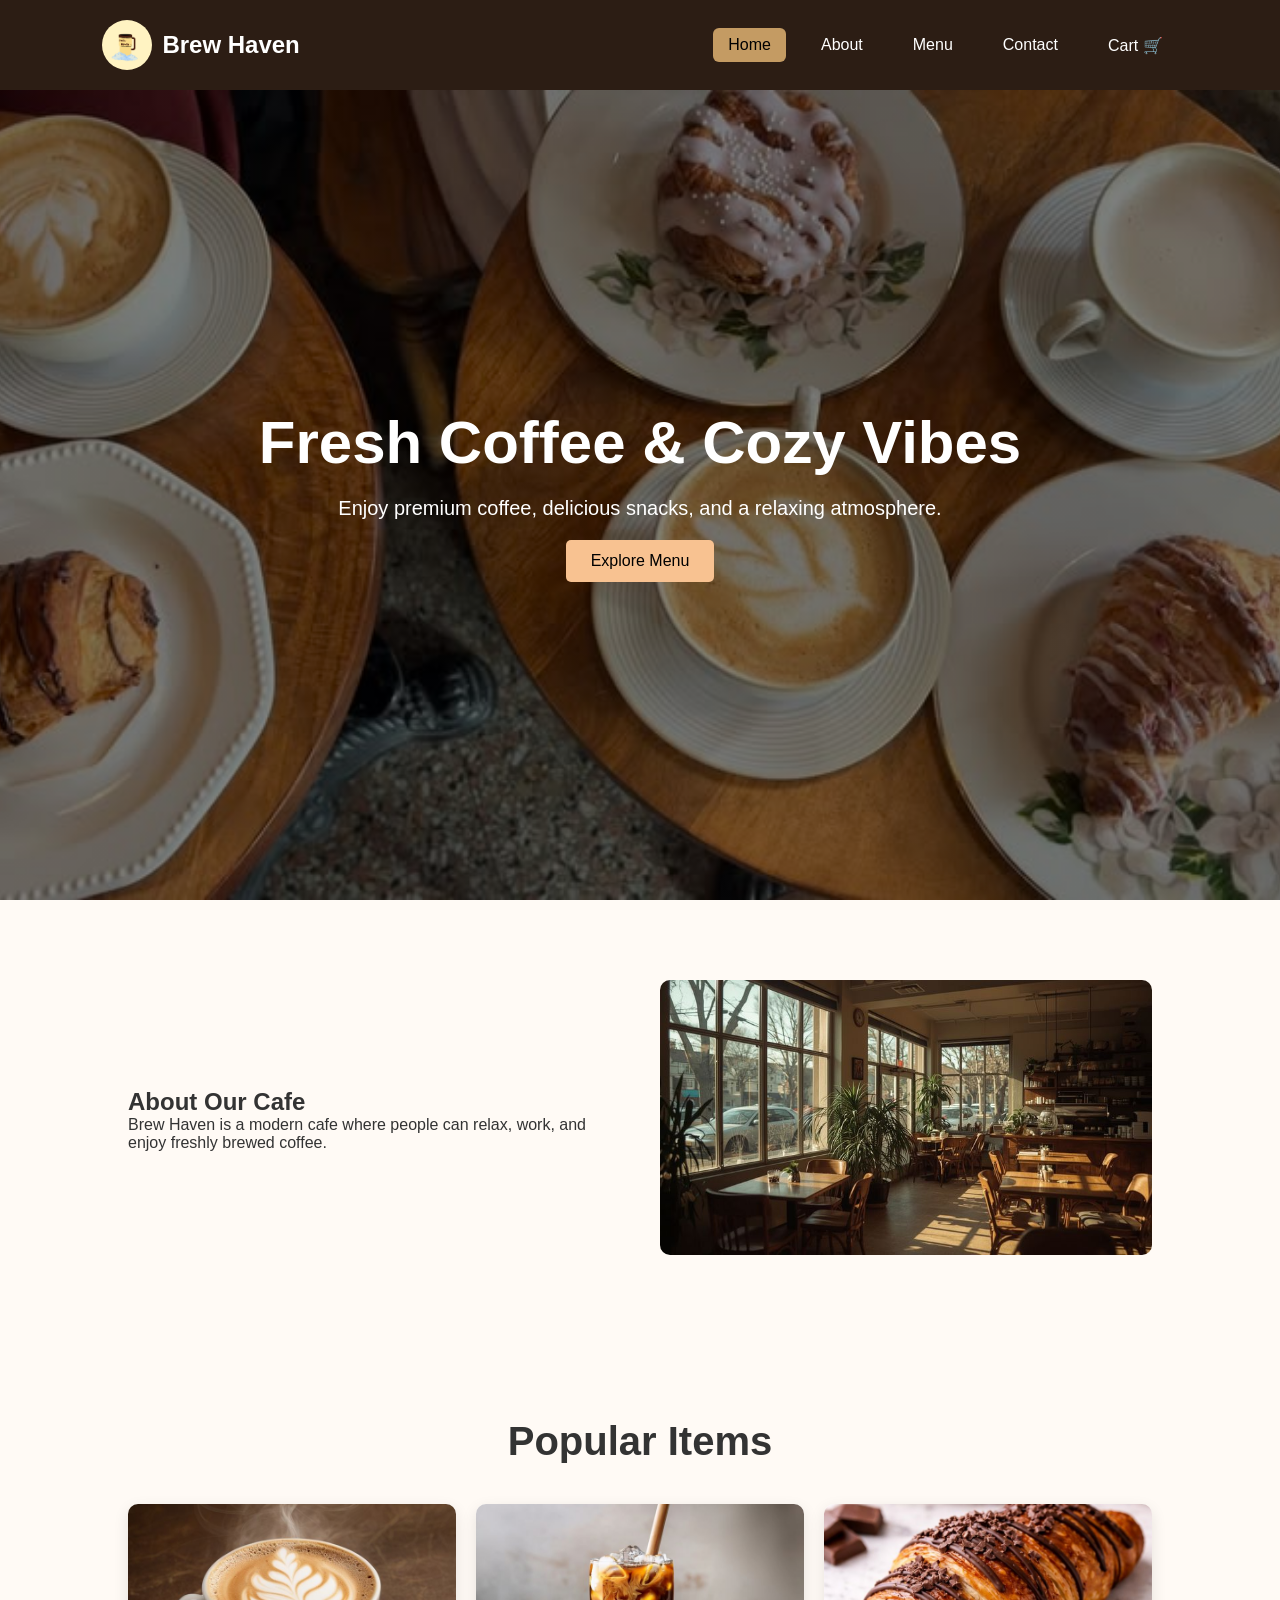
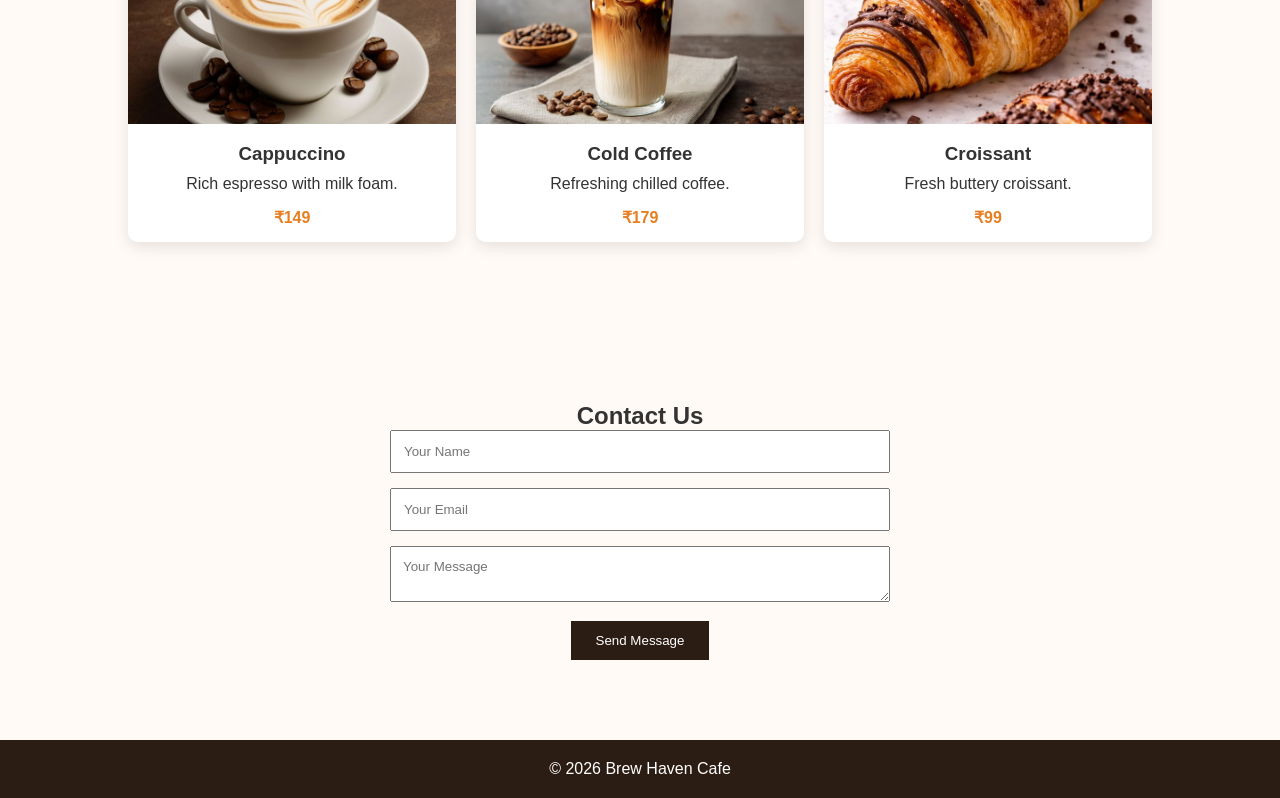
<file: index.html>
<!DOCTYPE html>
<html lang="en">
<head>
    <meta charset="UTF-8" />
    <meta name="viewport" content="width=device-width, initial-scale=1.0" />
    <title>Brew Haven Cafe</title>
    <link rel="icon" type="image/png" href="images/favicon.jpg">
    <link rel="stylesheet" href="style.css" />
</head>
<body>

    <!-- Navbar -->
    <nav class="navbar">

        <div class="logo">

            <img src="images/Logo.png" alt="">

            <h1>Brew Haven</h1>

        </div>

        <!-- Hamburger -->

        <div class="hamburger" id="hamburger">
            ☰
        </div>

        <!-- Nav Links -->

        <ul id="navLinks">

            <li><a href="index.html" class="active">Home</a></li>

            <li><a href="about.html">About</a></li>

            <li><a href="menu.html">Menu</a></li>

            <li><a href="contact.html">Contact</a></li>

            <li><a href="cart.html">Cart 🛒</a></li>

        </ul>

    </nav>

    <!-- Hero Section -->
    <header class="hero">
        <div class="hero-content">
            <h2>Fresh Coffee & Cozy Vibes</h2>

            <p>
                Enjoy premium coffee, delicious snacks,
                and a relaxing atmosphere.
            </p>

            <a href="menu.html">
                <button>Explore Menu</button>
            </a>
        </div>
    </header>

    <!-- About Section -->
    <section id="about" class="about">
        <div class="about-text">
            <h2>About Our Cafe</h2>

            <p>
                Brew Haven is a modern cafe where people
                can relax, work, and enjoy freshly brewed coffee.
            </p>
        </div>

        <div class="about-image">
            <img src="images/Ambient wallpaper.jpg" alt="">
        </div>
    </section>

    <!-- Menu Section -->
    <section id="menu" class="menu">

        <h2>Popular Items</h2>

        <div class="menu-container">

            <div class="card">
                <img src="images/Cappuccino.jpg" alt="">
                <h3>Cappuccino</h3>
                <p>Rich espresso with milk foam.</p>
                <span>₹149</span>
            </div>

            <div class="card">
                <img src="images/Iced Coffee.jpg" alt="">
                <h3>Cold Coffee</h3>
                <p>Refreshing chilled coffee.</p>
                <span>₹179</span>
            </div>

            <div class="card">
                <img src="images/Choclate croissant.jpg" alt="">
                <h3>Croissant</h3>
                <p>Fresh buttery croissant.</p>
                <span>₹99</span>
            </div>

        </div>
    </section>

    <!-- Contact -->
    <section id="contact" class="contact">

        <h2>Contact Us</h2>

        <form id="contactForm">

            <input type="text" placeholder="Your Name" required>

            <input type="email" placeholder="Your Email" required>

            <textarea placeholder="Your Message"></textarea>

            <button type="submit">Send Message</button>

        </form>

    </section>

    <!-- Footer -->
    <footer>
        <p>© 2026 Brew Haven Cafe</p>
    </footer>

    <script src="script.js"></script>
    <!-- your HTML content above -->

   <script>
        function updateCartNavbar() {

            let cart = JSON.parse(localStorage.getItem("cart")) || [];

            let total = 0;

            cart.forEach(item => {
                total += item.quantity;
            });

            let cartLink = document.getElementById("cart");

            if (cartLink) {
            cartLink.textContent = `Cart(${total}) 🛒`;
            }
        }

// run on page load
        document.addEventListener("DOMContentLoaded", updateCartNavbar);

// also update instantly when storage changes (VERY IMPORTANT)
        window.addEventListener("storage", updateCartNavbar);
    </script>
<div id="toast">Item added to cart ☕</div>
</body>
</html>
</file>
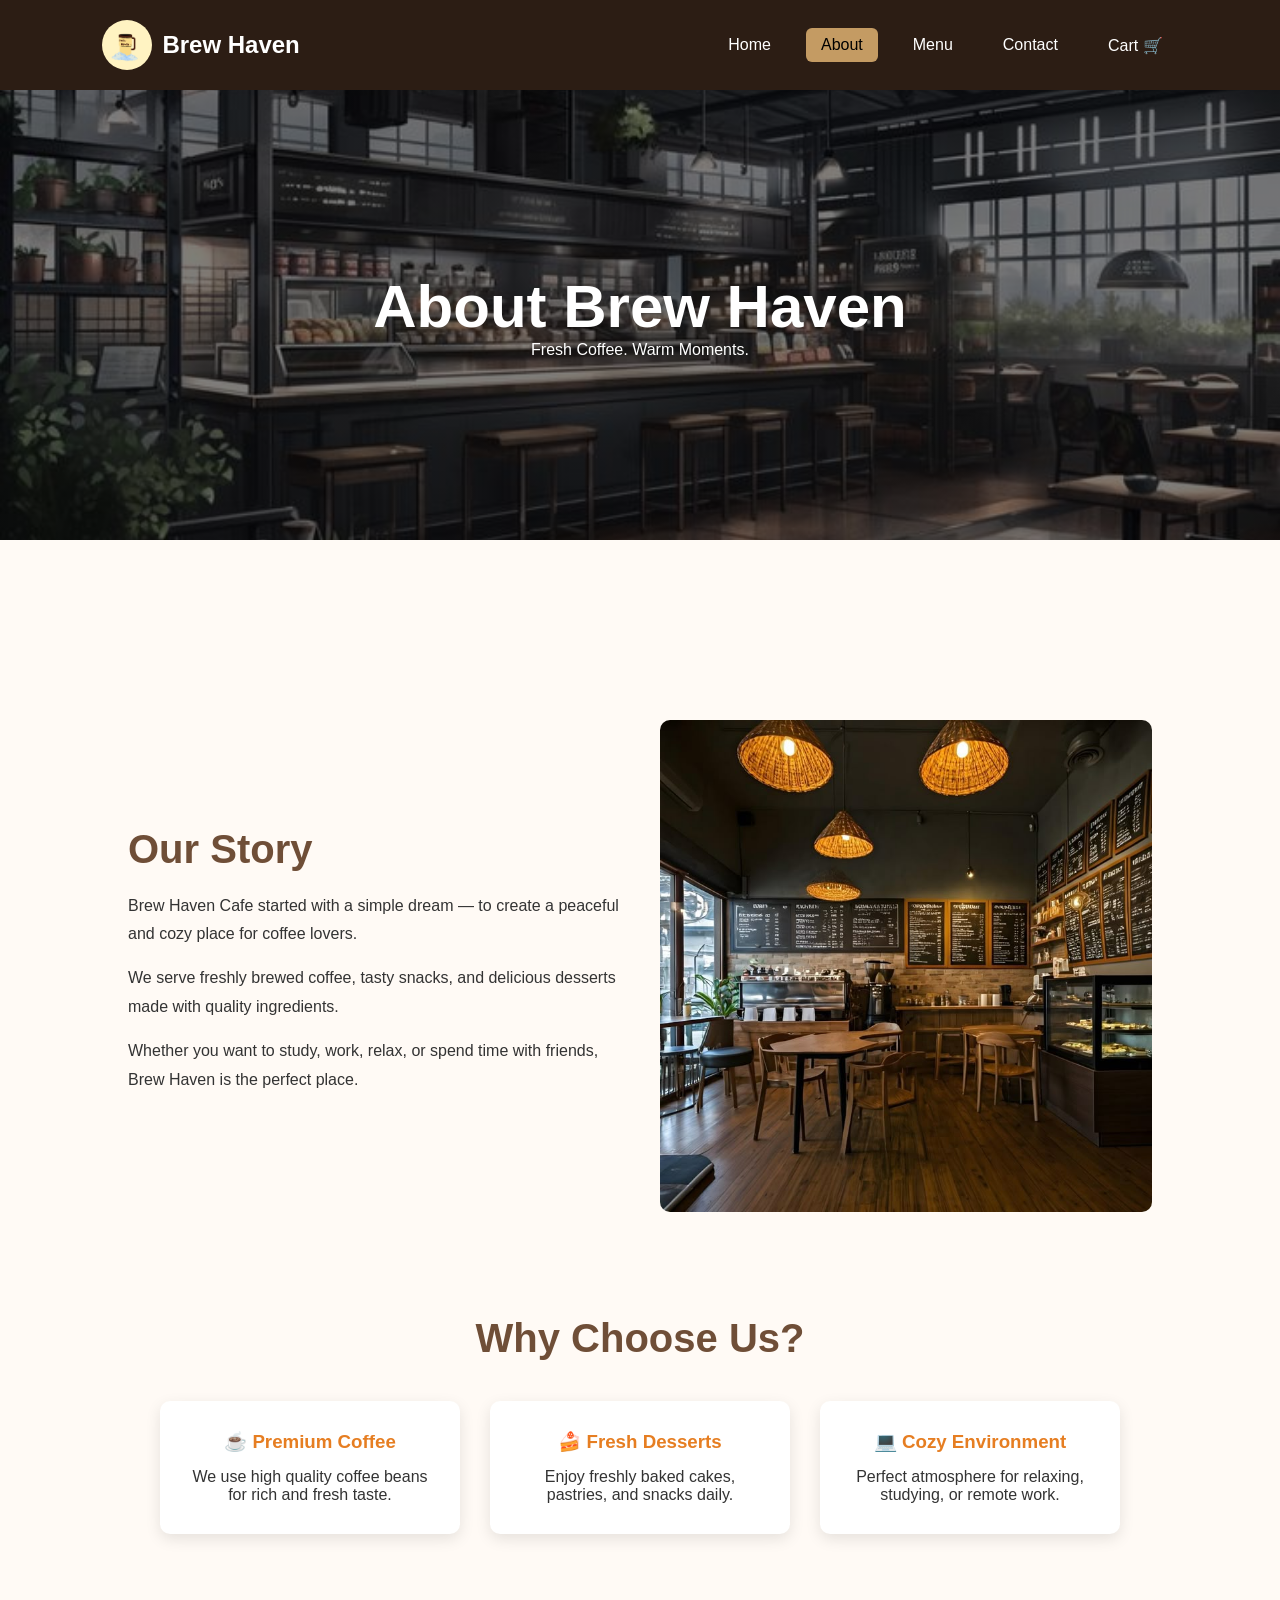
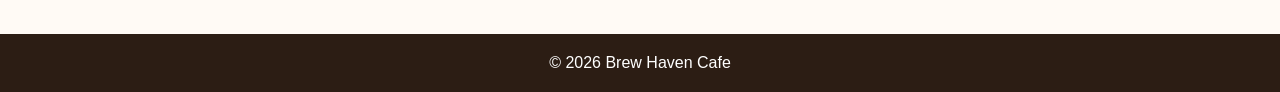
<file: about.html>
<!DOCTYPE html>
<html lang="en">
<head>
    <meta charset="UTF-8">
    <meta name="viewport" content="width=device-width, initial-scale=1.0">
    <title>About Us | Brew Haven Cafe</title>
    <link rel="icon" type="image/png" href="images/favicon.jpg">

    <link rel="stylesheet" href="style.css">

    <style>

        .about-page{
            padding: 100px 10%;
        }

        .about-banner{
            height: 50vh;

            background:
            linear-gradient(rgba(0,0,0,0.5),
            rgba(0,0,0,0.5)),

            url('images/aboutcafe.jpg');

            background-size: cover;
            background-position: center;

            display: flex;
            justify-content: center;
            align-items: center;

            color: white;
            text-align: center;
        }

        .about-banner h1{
            font-size: 60px;
        }

        .story{
            display: flex;
            gap: 40px;
            align-items: center;
            margin-top: 80px;
            flex-wrap: wrap;
        }

        .story-text{
            flex: 1;
        }

        .story-text h2{
            font-size: 40px;
            margin-bottom: 20px;
            color: #6f4e37;
        }

        .story-text p{
            margin-bottom: 15px;
            line-height: 1.8;
        }

        .story-image{
            flex: 1;
        }

        .story-image img{
            width: 100%;
            border-radius: 10px;
        }

        .features{
            margin-top: 100px;
            text-align: center;
        }

        .features h2{
            font-size: 40px;
            margin-bottom: 40px;
            color: #6f4e37;
        }

        .feature-container{
            display: flex;
            gap: 30px;
            flex-wrap: wrap;
            justify-content: center;
        }

        .feature-box{
            background: white;
            width: 300px;
            padding: 30px;
            border-radius: 10px;
            box-shadow: 0 5px 15px rgba(0,0,0,0.1);
        }

        .feature-box h3{
            margin-bottom: 15px;
            color: #e67e22;
        }

        @media(max-width: 768px){

            .about-banner h1{
                font-size: 40px;
            }

        }

    </style>

</head>
<body>

     <!-- Navbar -->
    <nav class="navbar">

        <div class="logo">

            <img src="images/Logo.png" alt="">

            <h1>Brew Haven</h1>

        </div>

        <!-- Hamburger -->

        <div class="hamburger" id="hamburger">
            ☰
        </div>

        <!-- Nav Links -->

        <ul id="navLinks">

            <li><a href="index.html">Home</a></li>

            <li><a href="about.html" class="active">About</a></li>

            <li><a href="menu.html">Menu</a></li>

            <li><a href="contact.html">Contact</a></li>

            <li><a href="cart.html">Cart 🛒</a></li>

        </ul>

    </nav>

    <!-- Banner -->

    <section class="about-banner">

        <div>
            <h1>About Brew Haven</h1>
            <p>Fresh Coffee. Warm Moments.</p>
        </div>

    </section>

    <!-- Story -->

    <section class="about-page">

        <div class="story">

            <div class="story-text">

                <h2>Our Story</h2>

                <p>
                    Brew Haven Cafe started with a simple dream —
                    to create a peaceful and cozy place for coffee lovers.
                </p>

                <p>
                    We serve freshly brewed coffee, tasty snacks,
                    and delicious desserts made with quality ingredients.
                </p>

                <p>
                    Whether you want to study, work, relax,
                    or spend time with friends,
                    Brew Haven is the perfect place.
                </p>

            </div>

            <div class="story-image">

                <img src="images/Coffee shop.jpg" alt="Cafe">

            </div>

        </div>

        <!-- Features -->

        <div class="features">

            <h2>Why Choose Us?</h2>

            <div class="feature-container">

                <div class="feature-box">
                    <h3>☕ Premium Coffee</h3>

                    <p>
                        We use high quality coffee beans
                        for rich and fresh taste.
                    </p>
                </div>

                <div class="feature-box">
                    <h3>🍰 Fresh Desserts</h3>

                    <p>
                        Enjoy freshly baked cakes,
                        pastries, and snacks daily.
                    </p>
                </div>

                <div class="feature-box">
                    <h3>💻 Cozy Environment</h3>

                    <p>
                        Perfect atmosphere for relaxing,
                        studying, or remote work.
                    </p>
                </div>

            </div>

        </div>

    </section>

    <!-- Footer -->

    <footer>
        <p>© 2026 Brew Haven Cafe</p>
    </footer>
<script src="script.js"></script>
</body>
</html>
</file>
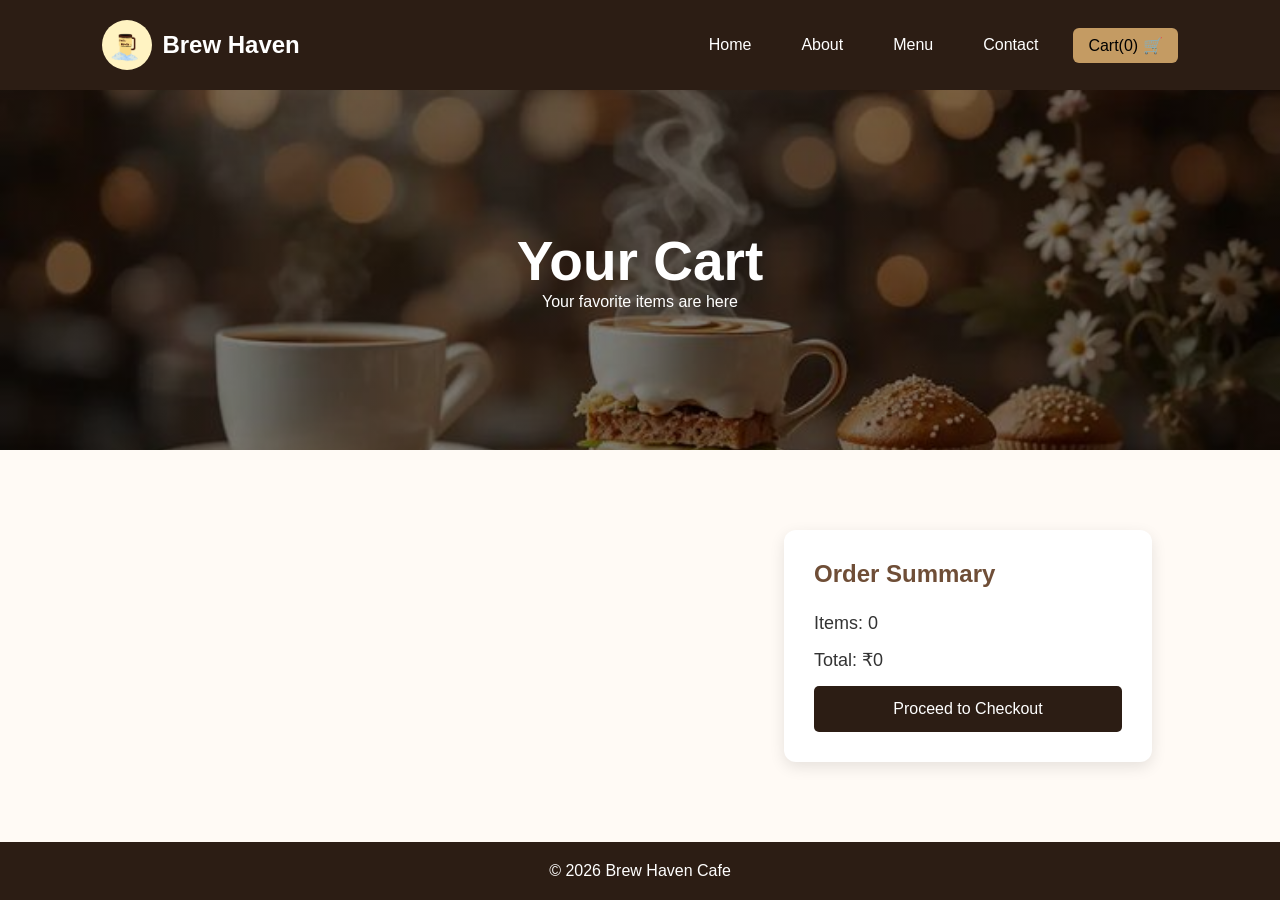
<file: cart.html>
<!DOCTYPE html>
<html lang="en">
<head>
    <meta charset="UTF-8">
    <meta name="viewport"
    content="width=device-width, initial-scale=1.0">

    <title>Cart | Brew Haven Cafe</title>
    <link rel="icon" type="image/png" href="images/favicon.jpg">

    <link rel="stylesheet" href="style.css">

    <style>

        .cart-banner{
            height: 40vh;

            background:
            linear-gradient(rgba(0,0,0,0.5),
            rgba(0,0,0,0.5)),

            url('images/menu.jpg');

            background-size: cover;
            background-position: center;

            display: flex;
            justify-content: center;
            align-items: center;

            color: white;
            text-align: center;
        }

        .cart-banner h1{
            font-size: 55px;
        }

        .cart-page{
            padding: 80px 10%;
        }

        .cart-container{
            display: flex;
            gap: 40px;
            flex-wrap: wrap;
        }

        .cart-items{
            flex: 2;
        }

        .cart-card{
            display: flex;
            gap: 20px;
            background: white;
            padding: 20px;
            border-radius: 12px;
            margin-bottom: 25px;

            box-shadow: 0 5px 15px rgba(0,0,0,0.1);
        }

        .cart-card img{
            width: 150px;
            height: 120px;
            object-fit: cover;
            border-radius: 10px;
        }

        .cart-details{
            flex: 1;
        }

        .cart-details h3{
            margin-bottom: 10px;
        }

        .price{
            color: #e67e22;
            font-weight: bold;
            font-size: 20px;
        }

        .remove-btn{
            margin-top: 10px;
            padding: 8px 15px;
            border: none;
            background: crimson;
            color: white;
            cursor: pointer;
            border-radius: 5px;
        }

        .summary{
            flex: 1;
            background: white;
            padding: 30px;
            border-radius: 12px;
            height: fit-content;

            box-shadow: 0 5px 15px rgba(0,0,0,0.1);
        }

        .summary h2{
            margin-bottom: 25px;
            color: #6f4e37;
        }

        .summary p{
            margin-bottom: 15px;
            font-size: 18px;
        }

        .checkout-btn{
            width: 100%;
            padding: 14px;
            border: none;
            background: #2c1d14;
            color: white;
            cursor: pointer;
            border-radius: 5px;
            font-size: 16px;
        }

        .checkout-btn:hover{
            background: #6f4e37;
        }

        @media(max-width: 768px){

            .cart-container{
                flex-direction: column;
            }

            .cart-card{
                flex-direction: column;
            }

            .cart-card img{
                width: 100%;
                height: 220px;
            }

            .cart-banner h1{
                font-size: 40px;
            }

        }
    </style>

</head>

<body>

     <!-- Navbar -->
    <nav class="navbar">

        <div class="logo">

            <img src="images/Logo.png" alt="">

            <h1>Brew Haven</h1>

        </div>

        <!-- Hamburger -->

        <div class="hamburger" id="hamburger">
            ☰
        </div>

        <!-- Nav Links -->

        <ul id="navLinks">

            <li><a href="index.html">Home</a></li>

            <li><a href="about.html">About</a></li>

            <li><a href="menu.html">Menu</a></li>

            <li><a href="contact.html">Contact</a></li>

            <li>
                <a href="cart.html"
                id="cart"
                class="active">

                Cart 🛒

                </a>
            </li>

        </ul>

    </nav>

    <!-- Banner -->

    <section class="cart-banner">

        <div>
            <h1>Your Cart</h1>
            <p>Your favorite items are here</p>
        </div>

    </section>

    <!-- Cart Section -->

    <section class="cart-page">

        <div class="cart-container">

            <!-- Cart Items -->

            <div class="cart-items" id="cartItems">

            </div>

            <!-- Summary -->

            <div class="summary">

                <h2>Order Summary</h2>

                <p id="itemCount">Items: 0</p>

                <p id="totalPrice">Total: ₹0</p>

                <button class="checkout-btn">
                    Proceed to Checkout
                </button>

            </div>

        </div>

    </section>

    <!-- Footer -->

    <footer>
        <p>© 2026 Brew Haven Cafe</p>
    </footer>
<script>

const cartItemsContainer =
document.getElementById("cartItems");

const itemCount =
document.getElementById("itemCount");

const totalPrice =
document.getElementById("totalPrice");

cart =
JSON.parse(localStorage.getItem("cart")) || [];

let total = 0;

let totalItems = 0;

cart.forEach(function(item){

    totalItems += item.quantity;

});

itemCount.innerText =
"Items: " + totalItems;

cart.forEach(function(item, index){

    total += Number(item.price) * item.quantity;

    cartItemsContainer.innerHTML += `

    <div class="cart-card">

        <img src="${item.image}" alt="">

        <div class="cart-details">

            <h3>${item.name}</h3>

            <p>
            Quantity: ${item.quantity}
            </p>

            <p class="price">
            ₹${item.price * item.quantity}
            </p>

            <button class="remove-btn"
            onclick="removeItem(${index})">

            Remove

            </button>

        </div>

    </div>

    `;

});

totalPrice.innerText = "Total: ₹" + total;

function removeItem(index){

    cart.splice(index, 1);

    localStorage.setItem("cart",
    JSON.stringify(cart));

    location.reload();

}

</script>
      
   <script>
        function updateCartNavbar() {

            cart = JSON.parse(localStorage.getItem("cart")) || [];

            let total = 0;

            cart.forEach(item => {
                total += item.quantity;
            });

            let cartLink = document.getElementById("cart");

            if (cartLink) {
            cartLink.textContent = `Cart(${total}) 🛒`;
            }
        }

// run on page load
        document.addEventListener("DOMContentLoaded", updateCartNavbar);

// also update instantly when storage changes (VERY IMPORTANT)
        window.addEventListener("storage", updateCartNavbar);
    </script>
    <script src="script.js"></script>    
</body>
</html>
</file>
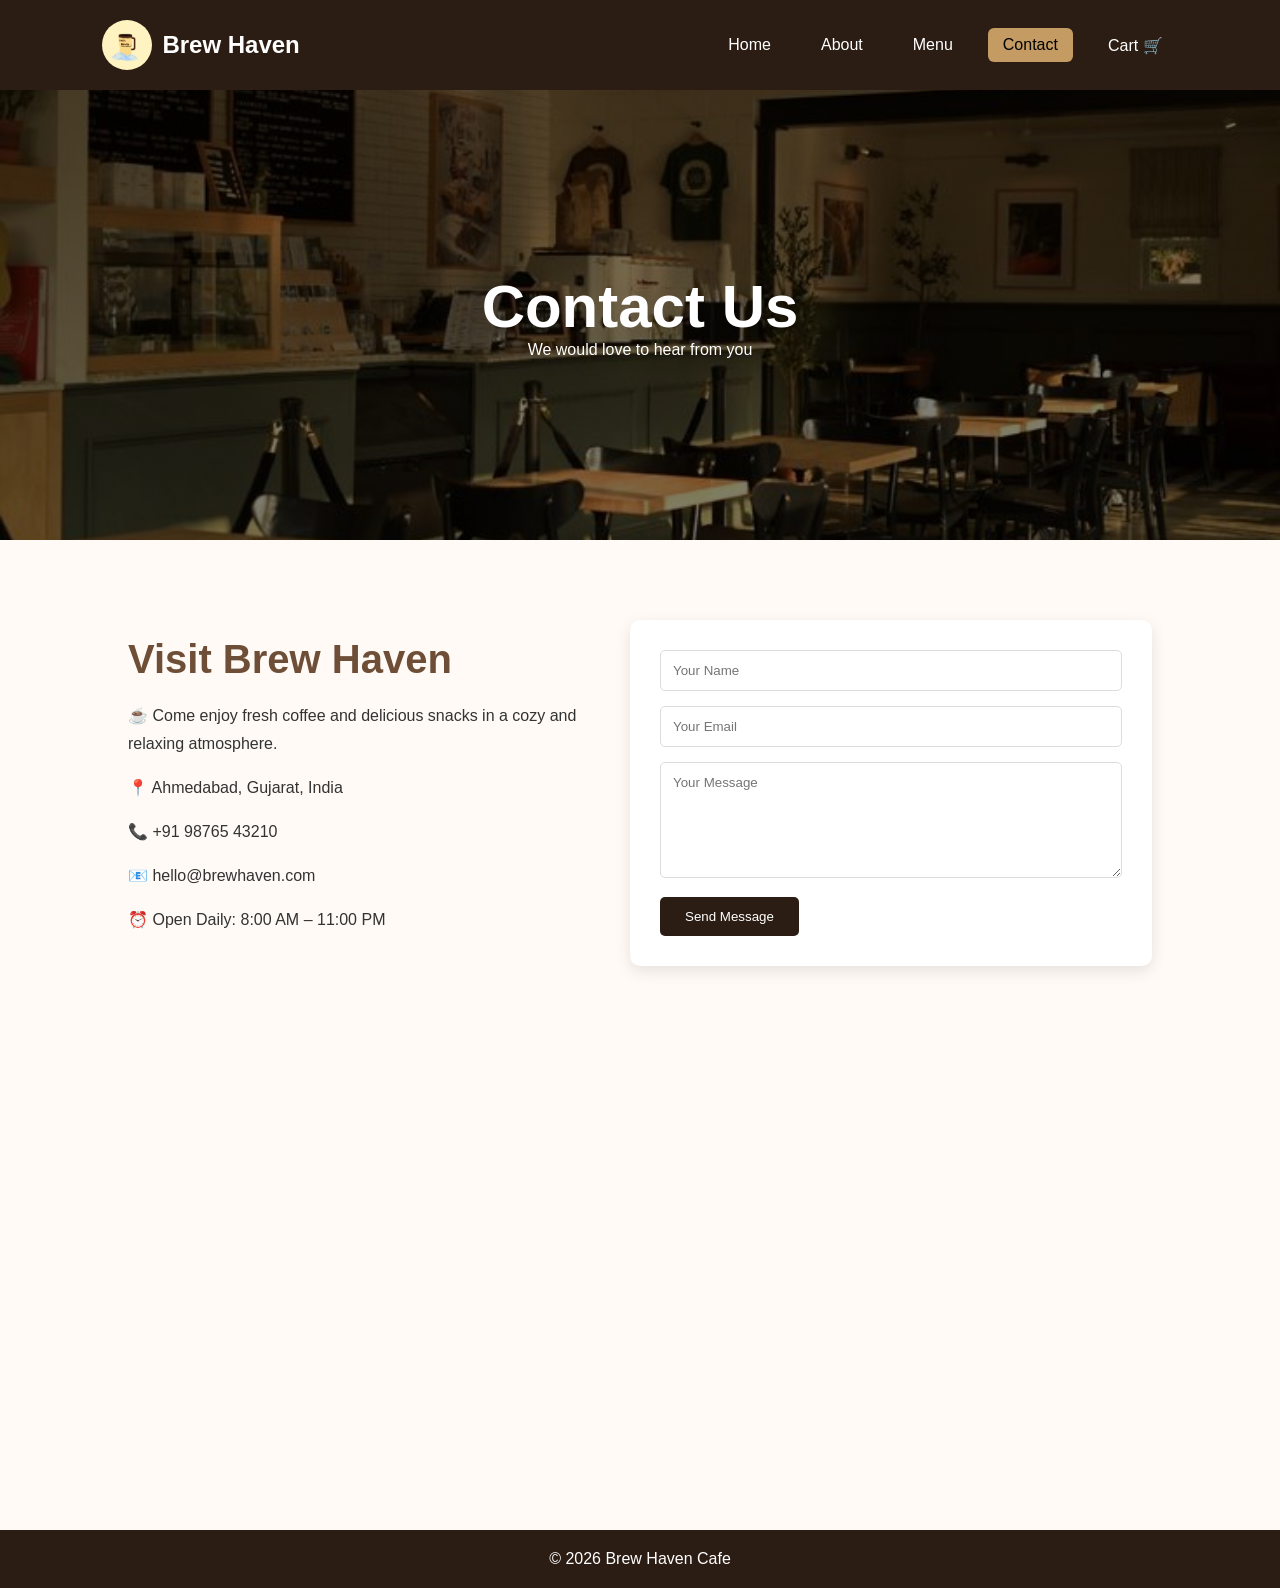
<file: contact.html>
<!DOCTYPE html>
<html lang="en">
<head>
    <meta charset="UTF-8">
    <meta name="viewport" content="width=device-width, initial-scale=1.0">
    <title>Contact | Brew Haven Cafe</title>
    <link rel="icon" type="image/png" href="images/favicon.jpg">

    <link rel="stylesheet" href="style.css">

    <style>

        .contact-banner{
            height: 50vh;

            background:
            linear-gradient(rgba(0,0,0,0.5),
            rgba(0,0,0,0.5)),

            url('images/Contact.jpg');

            background-size: cover;
            background-position: center;

            display: flex;
            justify-content: center;
            align-items: center;

            text-align: center;
            color: white;
        }

        .contact-banner h1{
            font-size: 60px;
        }

        .contact-page{
            padding: 80px 10%;
        }

        .contact-container{
            display: flex;
            gap: 40px;
            flex-wrap: wrap;
            align-items: center;
        }

        .contact-info{
            flex: 1;
        }

        .contact-info h2{
            font-size: 40px;
            margin-bottom: 20px;
            color: #6f4e37;
        }

        .contact-info p{
            margin-bottom: 15px;
            line-height: 1.8;
        }

        .contact-form{
            flex: 1;
            background: white;
            padding: 30px;
            border-radius: 10px;
            box-shadow: 0 5px 15px rgba(0,0,0,0.1);
        }

        .contact-form input,
        .contact-form textarea{
            width: 100%;
            padding: 12px;
            margin-bottom: 15px;
            border: 1px solid #ddd;
            border-radius: 5px;
        }

        .contact-form button{
            padding: 12px 25px;
            border: none;
            background: #2c1d14;
            color: white;
            cursor: pointer;
            border-radius: 5px;
        }

        .map{
            margin-top: 80px;
        }

        .map iframe{
            width: 100%;
            height: 400px;
            border: none;
            border-radius: 10px;
        }

        @media(max-width: 768px){

            .contact-banner h1{
                font-size: 40px;
            }

        }

    </style>

</head>
<body>

     <!-- Navbar -->
    <nav class="navbar">

        <div class="logo">

            <img src="images/Logo.png" alt="">

            <h1>Brew Haven</h1>

        </div>

        <!-- Hamburger -->

        <div class="hamburger" id="hamburger">
            ☰
        </div>

        <!-- Nav Links -->

        <ul id="navLinks">

            <li><a href="index.html">Home</a></li>

            <li><a href="about.html">About</a></li>

            <li><a href="menu.html">Menu</a></li>

            <li><a href="contact.html" class="active">Contact</a></li>

            <li><a href="cart.html">Cart 🛒</a></li>

        </ul>

    </nav>

    <!-- Banner -->

    <section class="contact-banner">

        <div>
            <h1>Contact Us</h1>
            <p>We would love to hear from you</p>
        </div>

    </section>

    <!-- Contact Section -->

    <section class="contact-page">

        <div class="contact-container">

            <!-- Contact Info -->

            <div class="contact-info">

                <h2>Visit Brew Haven</h2>

                <p>
                    ☕ Come enjoy fresh coffee and delicious snacks
                    in a cozy and relaxing atmosphere.
                </p>

                <p>
                    📍 Ahmedabad, Gujarat, India
                </p>

                <p>
                    📞 +91 98765 43210
                </p>

                <p>
                    📧 hello@brewhaven.com
                </p>

                <p>
                    ⏰ Open Daily: 8:00 AM – 11:00 PM
                </p>

            </div>

            <!-- Contact Form -->

            <div class="contact-form">

                <form id="contactForm">

                    <input type="text"
                    placeholder="Your Name"
                    required>

                    <input type="email"
                    placeholder="Your Email"
                    required>

                    <textarea rows="6"
                    placeholder="Your Message"></textarea>

                    <button type="submit">
                        Send Message
                    </button>

                </form>

            </div>

        </div>

        <!-- Google Map -->

        <div class="map">

            <iframe
            src="https://www.google.com/maps/embed?pb=!1m18!1m12!1m3!1d117505.83420664067!2d72.49992417958917!3d23.020497438287!2m3!1f0!2f0!3f0!3m2!1i1024!2i768!4f13.1!3m3!1m2!1s0x395e84f51e589b9b%3A0x9c0fa1a8fefb7d0d!2sAhmedabad%2C%20Gujarat!5e0!3m2!1sen!2sin!4v1715150000000!5m2!1sen!2sin"
            allowfullscreen=""
            loading="lazy">
            </iframe>

        </div>

    </section>

    <!-- Footer -->

    <footer>
        <p>© 2026 Brew Haven Cafe</p>
    </footer>

    <script>

        const form = document.getElementById("contactForm");

        form.addEventListener("submit", function(event){

            event.preventDefault();

            alert("Thank you! Your message has been sent.");

        });

    </script>
<script src="script.js"></script>
</body>
</html>
</file>
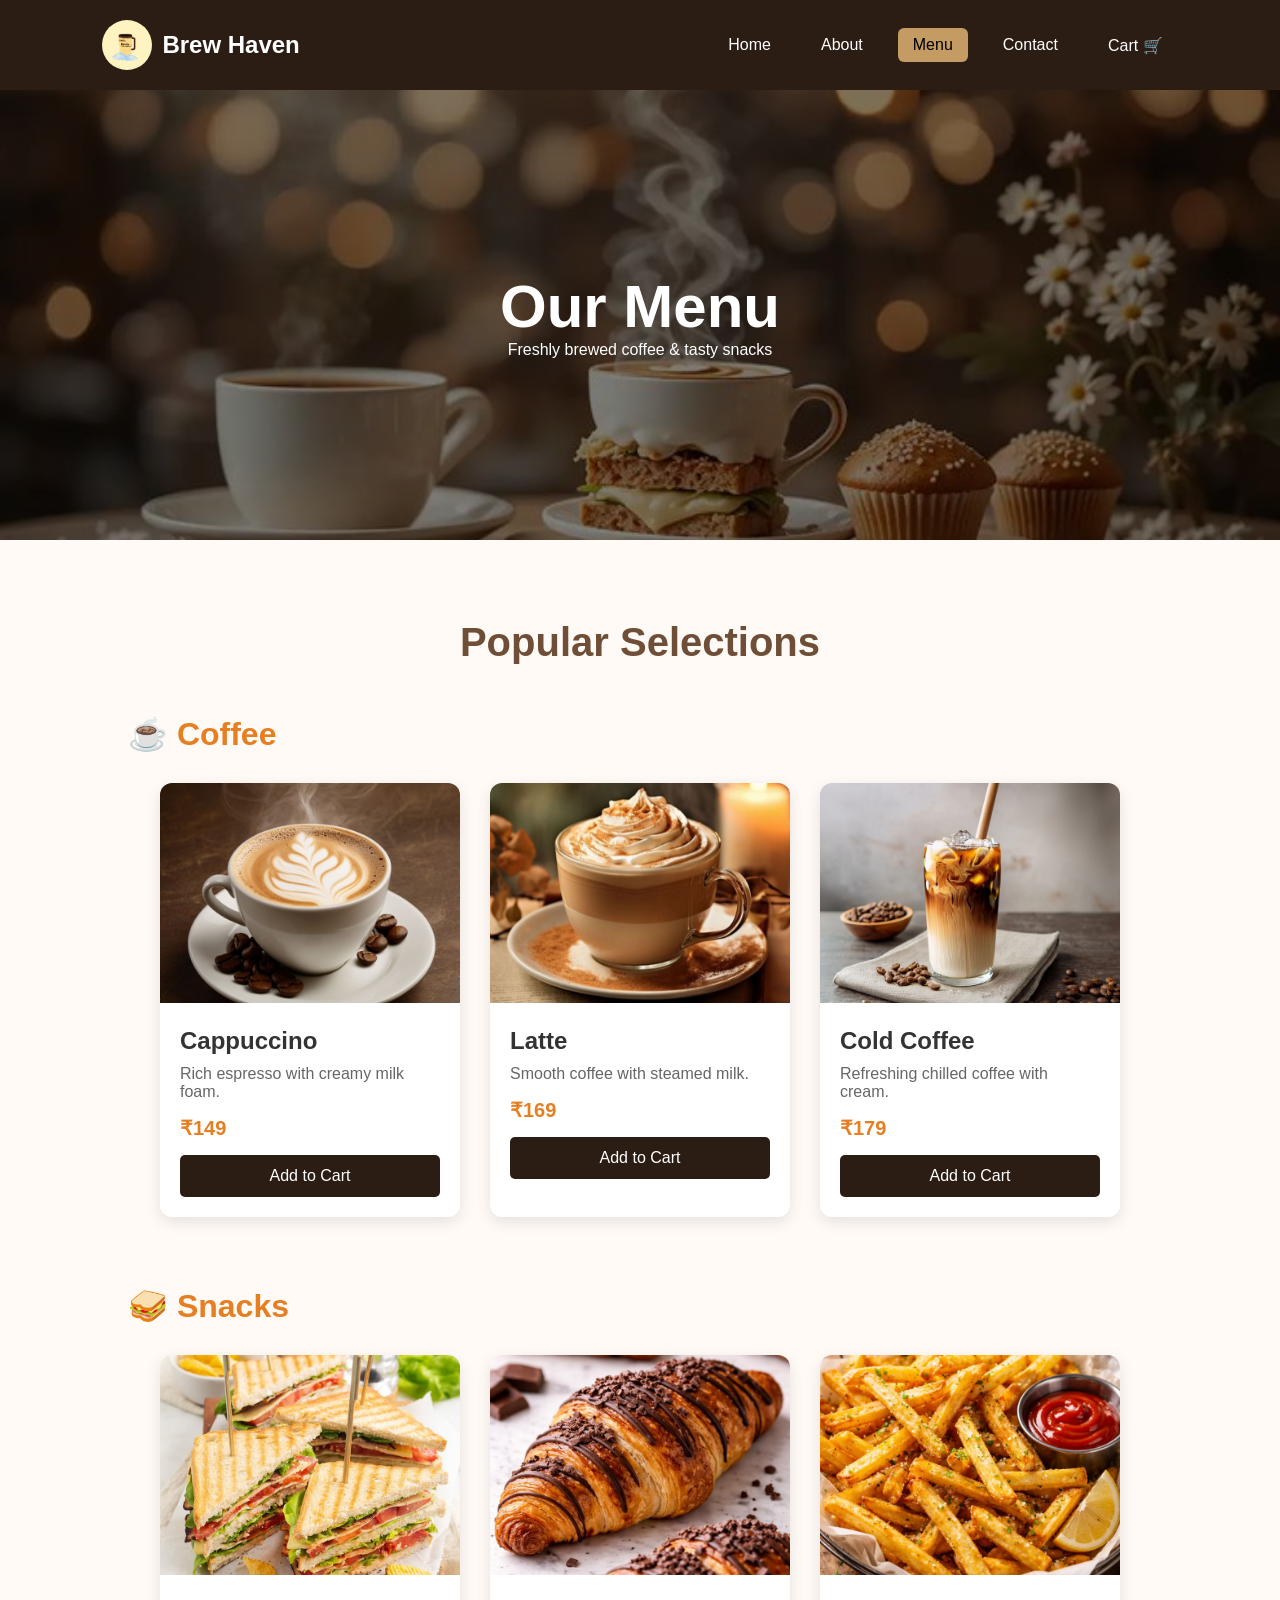
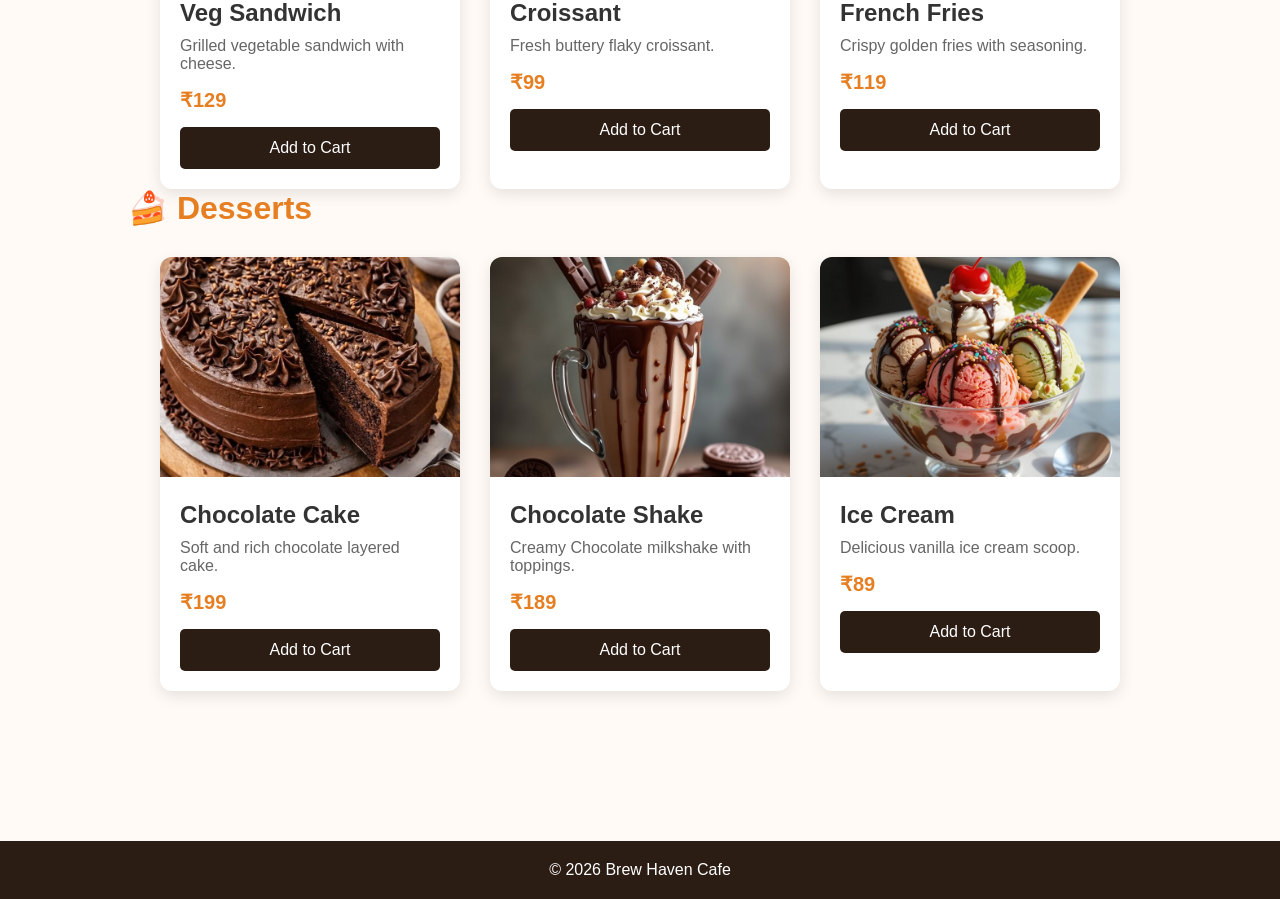
<file: menu.html>
<!DOCTYPE html>
<html lang="en">
<head>
    <meta charset="UTF-8">
    <meta name="viewport" content="width=device-width, initial-scale=1.0">
    <title>Menu | Brew Haven Cafe</title>
    <link rel="icon" type="image/png" href="images/favicon.jpg">

    <link rel="stylesheet" href="style.css">

    <style>

        .menu-banner{
            height: 50vh;

            background:
            linear-gradient(rgba(0,0,0,0.5),
            rgba(0,0,0,0.5)),

            url('images/menu.jpg');

            background-size: cover;
            background-position: center;

            display: flex;
            justify-content: center;
            align-items: center;

            color: white;
            text-align: center;
        }

        .menu-banner h1{
            font-size: 60px;
        }

        .menu-page{
            padding: 80px 10%;
        }

        .menu-title{
            text-align: center;
            margin-bottom: 50px;
        }

        .menu-title h2{
            font-size: 40px;
            color: #6f4e37;
        }

        .category{
            margin-bottom: 70px;
        }

        .category h3{
            font-size: 32px;
            margin-bottom: 30px;
            color: #e67e22;
        }

        .menu-grid{
            display: flex;
            flex-wrap: wrap;
            gap: 30px;
            justify-content: center;
        }

        .menu-card{
            width: 300px;
            background: white;
            border-radius: 12px;
            overflow: hidden;
            box-shadow: 0 5px 15px rgba(0,0,0,0.1);
            transition: 0.3s;
        }

        .menu-card:hover{
            transform: translateY(-8px);
        }

        .menu-card img{
            width: 100%;
            height: 220px;
            object-fit: cover;
        }

        .menu-content{
            padding: 20px;
        }

        .menu-content h4{
            margin-bottom: 10px;
            font-size: 24px;
        }

        .menu-content p{
            color: #666;
            margin-bottom: 15px;
        }

        .price{
            color: #e67e22;
            font-size: 20px;
            font-weight: bold;
        }

        @media(max-width: 768px){

            .menu-banner h1{
                font-size: 40px;
            }

        }

    </style>

</head>
<body>

     <!-- Navbar -->
    <nav class="navbar">

        <div class="logo">

            <img src="images/Logo.png" alt="">

            <h1>Brew Haven</h1>

        </div>

        <!-- Hamburger -->

        <div class="hamburger" id="hamburger">
            ☰
        </div>

        <!-- Nav Links -->

        <ul id="navLinks">

            <li><a href="index.html">Home</a></li>

            <li><a href="about.html">About</a></li>

            <li><a href="menu.html" class="active">Menu</a></li>

            <li><a href="contact.html">Contact</a></li>

            <li><a href="cart.html">Cart 🛒</a></li>

        </ul>

    </nav>

    <!-- Banner -->

    <section class="menu-banner">

        <div>
            <h1>Our Menu</h1>
            <p>Freshly brewed coffee & tasty snacks</p>
        </div>

    </section>

    <!-- Menu Section -->

    <section class="menu-page">

        <div class="menu-title">
            <h2>Popular Selections</h2>
        </div>

        <!-- Coffee -->

        <div class="category">

            <h3>☕ Coffee</h3>

            <div class="menu-grid">

                <div class="menu-card">

                    <img src="images/Cappuccino.jpg" alt="">

                    <div class="menu-content">

                        <h4>Cappuccino</h4>

                        <p>
                            Rich espresso with creamy milk foam.
                        </p>

                        <span class="price">₹149</span>

                        <div class="cart-controls">
 
                            <button
                                class="cart-btn"
                                onclick="addToCart('Cappuccino')"
                                data-name="Cappuccino"
                                data-price="149"
                                data-image="images/Cappuccino.jpg">

                                Add to Cart

                            </button>
                        </div>    

                    </div>

                </div>

                <div class="menu-card">

                    <img src="images/latte.jpg" alt="">

                    <div class="menu-content">

                        <h4>Latte</h4>

                        <p>
                            Smooth coffee with steamed milk.
                        </p>

                        <span class="price">₹169</span>

                        <div class="cart-controls">
                            <button
                                class="cart-btn"
                                onclick="addToCart('Latte')"
                                data-name="Latte"
                                data-price="169"
                                data-image="images/latte.jpg">

                                Add to Cart

                            </button>
                        </div>    

                    </div>

                </div>

                <div class="menu-card">

                    <img src="images/Iced Coffee.jpg" alt="">

                    <div class="menu-content">

                        <h4>Cold Coffee</h4>

                        <p>
                            Refreshing chilled coffee with cream.
                        </p>

                        <span class="price">₹179</span>
                        
                        <div class="cart-controls">
                            <button
                                class="cart-btn"
                                onclick="addToCart('Cold Coffee')"
                                data-name="Cold Coffee"
                                data-price="179"
                                data-image="images/Iced Coffee.jpg">

                                Add to Cart

                            </button>
                        </div>    

                    </div>

                </div>

            </div>

        </div>

        <!-- Snacks -->

        <div class="category">

            <h3>🥪 Snacks</h3>

            <div class="menu-grid">

                <div class="menu-card">

                    <img src="images/Club sandwich.jpg" alt="">

                    <div class="menu-content">

                        <h4>Veg Sandwich</h4>

                        <p>
                            Grilled vegetable sandwich with cheese.
                        </p>

                        <span class="price">₹129</span>
                        
                        <div class="cart-controls">
                            <button
                                class="cart-btn"
                                onclick="addToCart('Veg Sandwich')"
                                data-name="Veg Sandwich"
                                data-price="129"
                                data-image="images/Club sandwich.jpg">

                                Add to Cart

                            </button>
                        </div>
                    </div>

                </div>

                <div class="menu-card">

                    <img src="images/Choclate croissant.jpg" alt="">

                    <div class="menu-content">

                        <h4>Croissant</h4>

                        <p>
                            Fresh buttery flaky croissant.
                        </p>

                        <span class="price">₹99</span>
                         
                        <div class="cart-controls">
                            <button
                                class="cart-btn"
                                onclick="addToCart('Croissant')"
                                data-name="Croissant"
                                data-price="99"
                                data-image="images/Choclate croissant.jpg">

                                Add to Cart

                            </button>
                        </div>
                    </div>

                </div>

                <div class="menu-card">

                    <img src="images/Kitchen Tip.jpg" alt="">
                    <div class="menu-content">

                        <h4>French Fries</h4>

                        <p>
                            Crispy golden fries with seasoning.
                        </p>

                        <span class="price">₹119</span>

                        <div class="cart-controls">
                            <button
                                class="cart-btn"
                                onclick="addToCart('French Fries')"
                                data-name="French Fries"
                                data-price="199"
                                data-image="images/Kitchen Tip.jpg">
                                Add to Cart
                             </button>

                        </div>

                </div>

            </div>

        </div>

        <!-- Desserts -->

        <div class="category">

            <h3>🍰 Desserts</h3>

            <div class="menu-grid">

                <div class="menu-card">

                    <img src="images/Cake.jpg" alt="">

                    <div class="menu-content">

                        <h4>Chocolate Cake</h4>

                        <p>
                            Soft and rich chocolate layered cake.
                        </p>

                        <span class="price">₹199</span>

                        <div class="cart-controls">
                            <button
                                class="cart-btn"
                                onclick="addToCart('Chocolate Cake')"
                                data-name="Chocolate Cake"
                                data-price="199"
                                data-image="images/Cake.jpg">
                                Add to Cart
                            </button>
                        </div>
                    </div>

                </div>

                <div class="menu-card">

                    <img src="images/Milkshake.jpg" alt="">

                    <div class="menu-content">

                        <h4>Chocolate Shake</h4>

                        <p>
                            Creamy Chocolate milkshake with toppings.
                        </p>

                        <span class="price">₹189</span>

                        <div class="cart-controls">
                            <button
                                class="cart-btn"
                                onclick="addToCart('Chocolate Shake')"
                                data-name="Chocolate Shake"
                                data-price="189"
                                data-image="images/Milkshake.jpg">
                                Add to Cart
                            </button>
                        </div>    

                    </div>

                </div>

                <div class="menu-card">

                    <img src="images/Ice Cream.jpg" alt="">

                    <div class="menu-content">

                        <h4>Ice Cream</h4>

                        <p>
                            Delicious vanilla ice cream scoop.
                        </p>

                        <span class="price">₹89</span>

                        <div class="cart-controls">
                            <button
                                class="cart-btn"
                                onclick="addToCart('Ice Cream')"
                                data-name="Ice Cream"
                                data-price="89"
                                data-image="images/Ice Cream.jpg">
                                Add to Cart
                            </button>
                        </div>
                    </div>

                </div>

            </div>

        </div>

    </section>

    <!-- Footer -->

    <footer>
        <p>© 2026 Brew Haven Cafe</p>
    </footer>

    <script src="script.js"></script>
    <script>
        function updateCartNavbar() {

            let cart = JSON.parse(localStorage.getItem("cart")) || [];

            let total = 0;

            cart.forEach(item => {
                total += item.quantity;
            });

            let cartLink = document.getElementById("cart");

            if (cartLink) {
            cartLink.textContent = `Cart(${total}) 🛒`;
            }
        }

// run on page load
        document.addEventListener("DOMContentLoaded", updateCartNavbar);

// also update instantly when storage changes (VERY IMPORTANT)
        window.addEventListener("storage", updateCartNavbar);
    </script>
    <div id="toast">Item added to cart ☕</div>    
</body>
</html>
</file>
<file: style.css>
*{
    margin: 0;
    padding: 0;
    box-sizing: border-box;
    font-family: Arial, sans-serif;
}

body{
    background: #fffaf5;
    color: #333;
}
img{
    max-width: 100%;
    height: auto;
}
/* Navbar */
.logo{
    display: flex;
    align-items: center;
    gap: 10px;
}

.logo img{
    width: 50px;
    height: 50px;
    border-radius: 50%;
}

nav{
    display: flex;
    justify-content: space-between;
    align-items: center;
    flex-wrap: wrap;
    padding: 20px 8%;
    background: #2c1d14;
    color: white;
}
.navbar ul li a.active{
    background-color: #c49b63;
    color: black;
}
nav ul{
    display: flex;
    align-items: center;
    list-style: none;
    gap: 20px;
}

nav a{
    color: white;
    text-decoration: none;
}

/* Hero */

.hero{
    height: 90vh;
    background: linear-gradient(rgba(0,0,0,0.5),
    rgba(0,0,0,0.5)),
    url('./images/download.jpg');

    background-size: cover;
    background-position: center;

    display: flex;
    justify-content: center;
    align-items: center;

    text-align: center;
    color: white;
}

.hero-content h2{
    font-size: 60px;
    margin-bottom: 20px;
}

.hero-content p{
    font-size: 20px;
    margin-bottom: 20px;
}

.hero-content button{
    padding: 12px 25px;
    border: none;
    background: #f8c291;
    cursor: pointer;
    border-radius: 5px;
    font-size: 16px;
}

/* About */

.about{
    display: flex;
    align-items: center;
    gap: 40px;
    padding: 80px 10%;
}

.about-text{
    flex: 1;
}

.about-image{
    flex: 1;
}

.about img{
    width: 100%;
    border-radius: 10px;
}

/* Menu */

.menu{
    padding: 80px 10%;
    text-align: center;
}

.menu h2{
    margin-bottom: 40px;
    font-size: 40px;
}

.menu-container{
    display: grid;
    grid-template-columns: repeat(3, 1fr);
    gap: 20px;
}
.card{
    width: 100%;
    background: white;
    border-radius: 10px;
    overflow: hidden;
    box-shadow: 0 5px 15px rgba(0,0,0,0.1);
    transition: 0.3s ease;
}

.card:hover{
    transform: translateY(-8px);
    box-shadow: 0 10px 25px rgba(0,0,0,0.2);
}
.card img{
    width: 100%;
    height: 220px;
    object-fit: cover;
}

.card h3{
    margin: 15px 0 10px;
}

.card p{
    padding: 0 15px;
}

.card span{
    display: block;
    margin: 15px;
    color: #e67e22;
    font-weight: bold;
}

/* Contact */

.contact{
    padding: 80px 10%;
    text-align: center;
}

.contact form{
    max-width: 500px;
    margin: auto;
}

.contact input,
.contact textarea{
    width: 100%;
    padding: 12px;
    margin-bottom: 15px;
}

.contact button{
    padding: 12px 25px;
    border: none;
    background: #2c1d14;
    color: white;
    cursor: pointer;
}

/* Footer */

footer{
    background: #2c1d14;
    color: white;
    text-align: center;
    padding: 20px;
}

/* Responsive */

@media(max-width: 768px){

    nav{
        flex-direction: column;
        padding: 15px;
        gap: 15px;
    }

    .logo{
        justify-content: center;
    }

    nav ul{
        display: flex;
        flex-wrap: wrap;
        justify-content: center;
        align-items: center;
        gap: 15px;
        padding: 0;
    }

    nav ul li{
        list-style: none;
    }

    nav a{
        font-size: 18px;
    }

}

.cart-btn{
    width: 100%;
    padding: 12px;
    border: none;
    background: #2c1d14;
    color: white;
    font-size: 16px;
    cursor: pointer;
    border-radius: 5px;
    margin-top: 15px;
    transition: 0.3s;
}

.cart-btn:hover{
    background: #6f4e37;
}
.quantity-box{
    display: flex;
    align-items: center;
    justify-content: center;
    gap: 10px;
    margin-top: 15px;
}

.quantity-box button{
    width: 35px;
    height: 35px;
    border: none;
    background: #2c1d14;
    color: white;
    cursor: pointer;
    border-radius: 5px;
    font-size: 18px;
}

.quantity-box span{
    font-size: 18px;
    font-weight: bold;
}

.open-cart-btn{
    display: inline-block;
    margin-top: 15px;
    padding: 10px 18px;
    background: #e67e22;
    color: white;
    text-decoration: none;
    border-radius: 5px;
}


.cart-btn{
    transition: all 0.3s ease;
}

.cart-btn:hover{
    transform: scale(1.05);
    background-color: #c49b63;
    color: black;
}

.navbar ul li a{
    color: white;
    text-decoration: none;

    padding: 8px 15px;
    border-radius: 6px;

    display: inline-block;

    transition:
    background-color 0.3s ease,
    color 0.3s ease,
    transform 0.3s ease;
}

.navbar ul li a:hover{
    background-color: #c49b63;
    color: black;

    transform: translateY(-3px);
}

.navbar ul li a.active{
    background-color: #c49b63;
    color: black;
}
/* Toast Message */
#toast{
    position: fixed;
    bottom: 30px;
    right: 30px;
    background: #6f4e37;
    color: white;
    padding: 15px 25px;
    border-radius: 10px;
    font-size: 16px;
    opacity: 0;
    visibility: hidden;
    transition: 0.4s;
    z-index: 1000;
}

#toast.show{
    opacity: 1;
    visibility: visible;
}
@media (max-width: 992px){

    .menu-container{
        grid-template-columns: repeat(2, 1fr);
    }

}
/* HAMBURGER */

.hamburger{
    display: none;
    font-size: 32px;
    color: white;
    cursor: pointer;
}

/* MOBILE NAVBAR */

@media(max-width: 768px){

    nav{
        flex-wrap: wrap;
        padding: 15px;
    }

    .hamburger{
        display: block;
    }

    .menu-container{
        grid-template-columns: 1fr;
    }

    .hero h2{
        font-size: 32px;
    }
    nav ul{
        display: none;
        flex-direction: column;
        width: 100%;
        text-align: center;
        margin-top: 20px;
        gap: 20px;
    }

    nav ul.show{
        display: flex;
    }

}
html{
    scroll-behavior: smooth;
}
</file>
